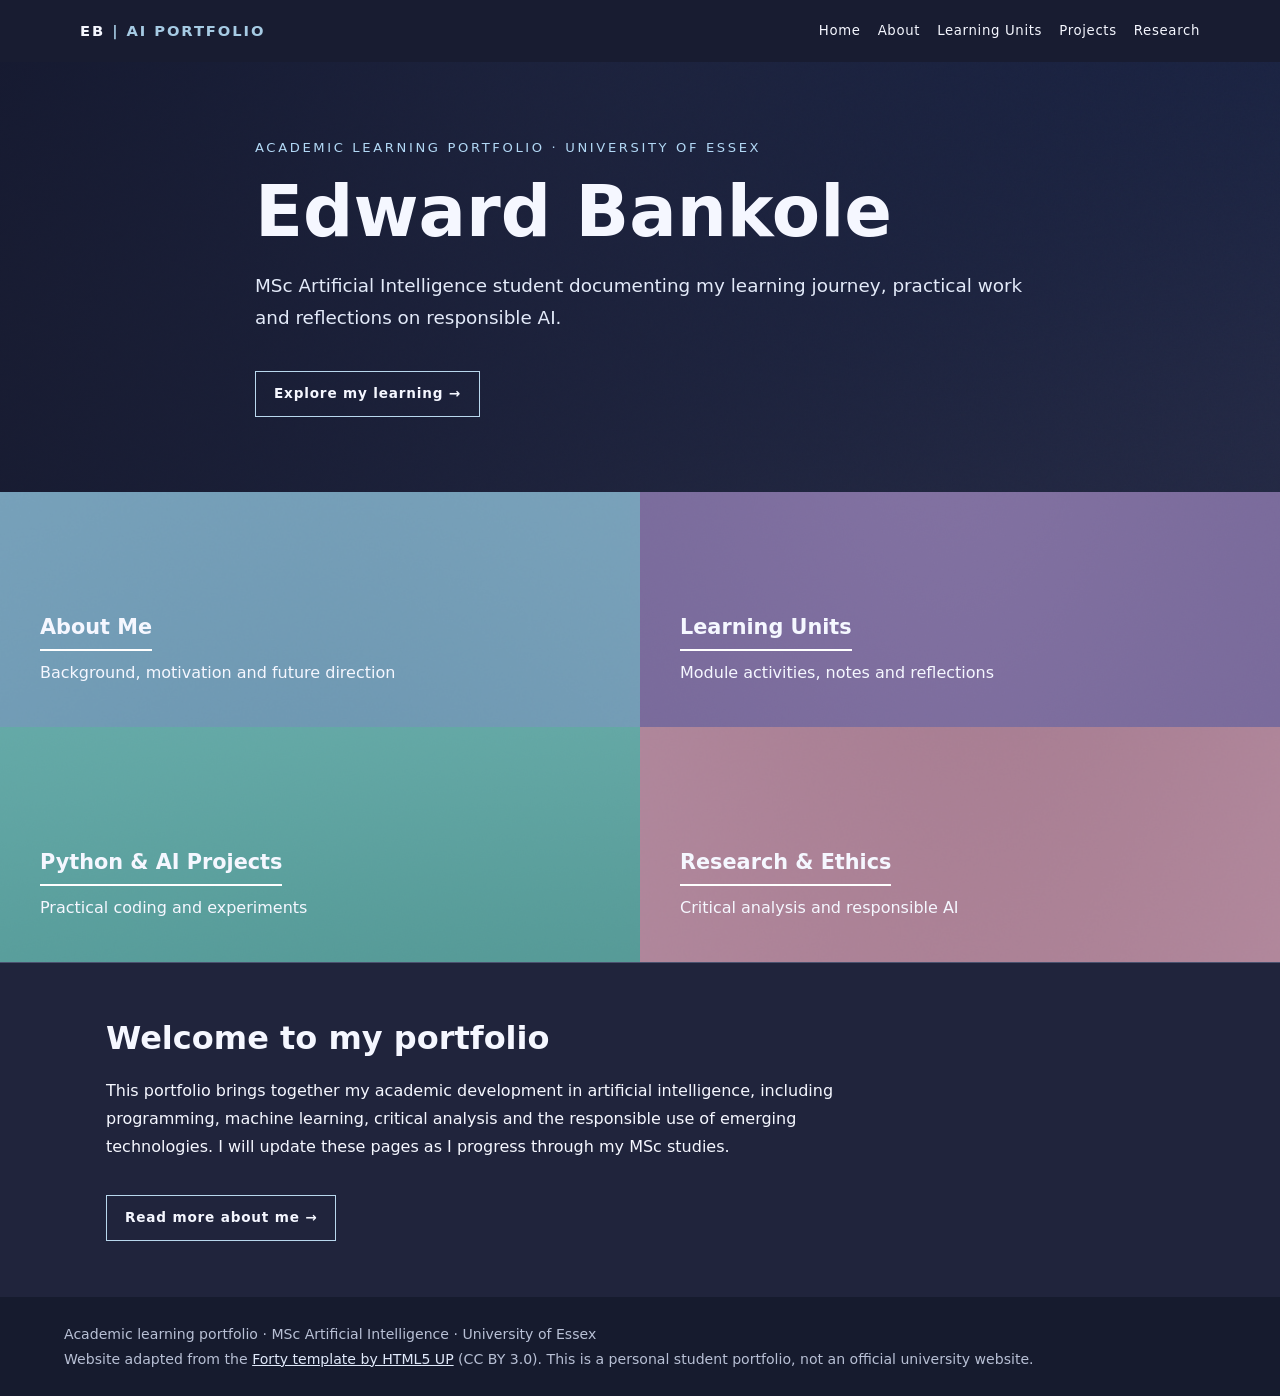
<file: index.html>
<!doctype html><html lang="en"><head><meta charset="utf-8"><meta name="viewport" content="width=device-width,initial-scale=1"><meta name="description" content="Edward Bankole's MSc Artificial Intelligence learning portfolio at the University of Essex"><title>Home | Edward Bankole — MSc AI</title><link rel="stylesheet" href="assets/css/main.css"></head><body><header class="top"><a class="brand" href="index.html">EB <span>| AI PORTFOLIO</span></a><nav aria-label="Main navigation"><a href="index.html">Home</a><a href="about.html">About</a><a href="units.html">Learning Units</a><a href="projects.html">Projects</a><a href="research.html">Research</a></nav></header><section class="hero"><div class="inner"><div class="eyebrow">Academic learning portfolio · University of Essex</div><h1>Edward Bankole</h1><p class="lead">MSc Artificial Intelligence student documenting my learning journey, practical work and reflections on responsible AI.</p><a class="button" href="units.html">Explore my learning →</a></div></section><main><section class="tiles" aria-label="Portfolio sections"><a class="tile" href="about.html" style="background-image:url(images/pic01.jpg);--tint:#6a9cba"><h3>About Me</h3><p>Background, motivation and future direction</p></a><a class="tile" href="units.html" style="background-image:url(images/pic02.jpg);--tint:#8a75a9"><h3>Learning Units</h3><p>Module activities, notes and reflections</p></a><a class="tile" href="projects.html" style="background-image:url(images/pic03.jpg);--tint:#53a6a1"><h3>Python & AI Projects</h3><p>Practical coding and experiments</p></a><a class="tile" href="research.html" style="background-image:url(images/pic04.jpg);--tint:#ad7e95"><h3>Research & Ethics</h3><p>Critical analysis and responsible AI</p></a></section><section class="section"><div class="inner"><h2>Welcome to my portfolio</h2><p>This portfolio brings together my academic development in artificial intelligence, including programming, machine learning, critical analysis and the responsible use of emerging technologies. I will update these pages as I progress through my MSc studies.</p><a class="button" href="about.html">Read more about me →</a></div></section></main><footer>Academic learning portfolio · MSc Artificial Intelligence · University of Essex<br>Website adapted from the <a href="https://html5up.net/forty">Forty template by HTML5 UP</a> (CC BY 3.0). This is a personal student portfolio, not an official university website.</footer></body></html>
</file>
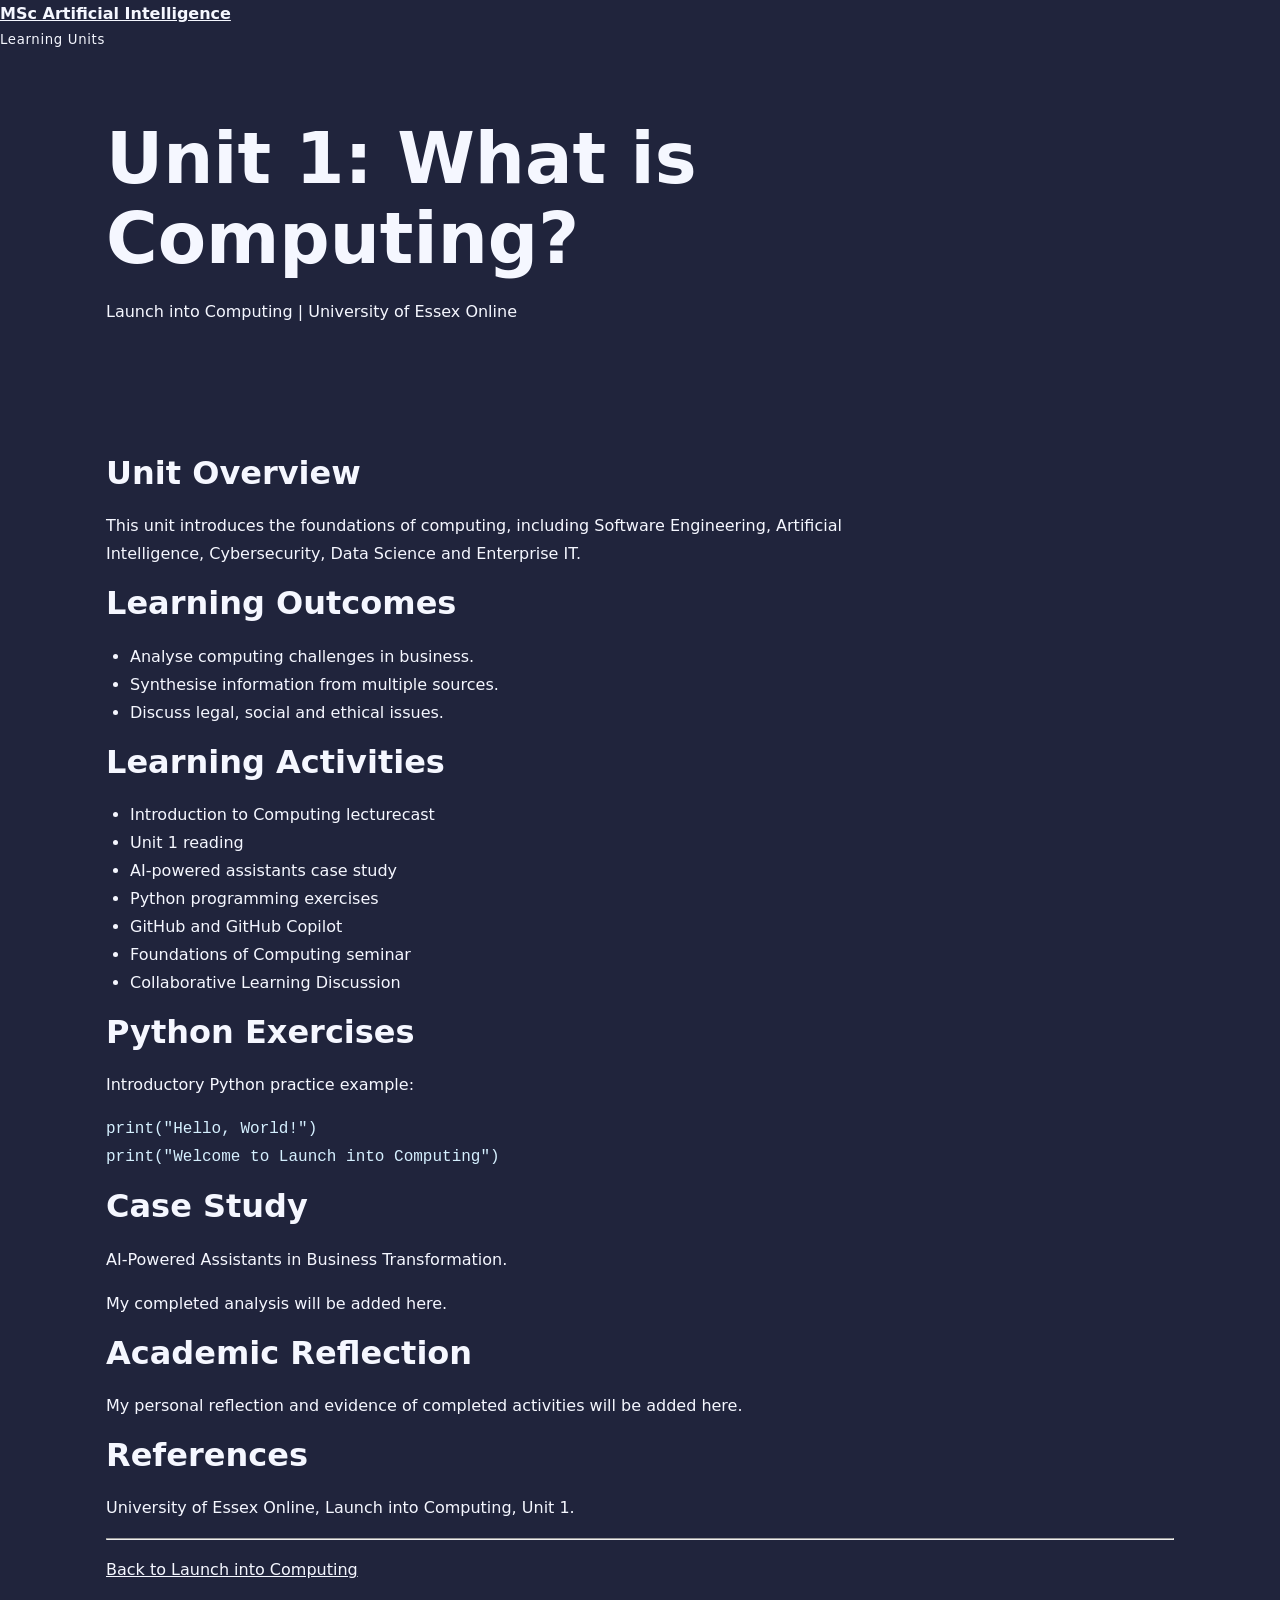
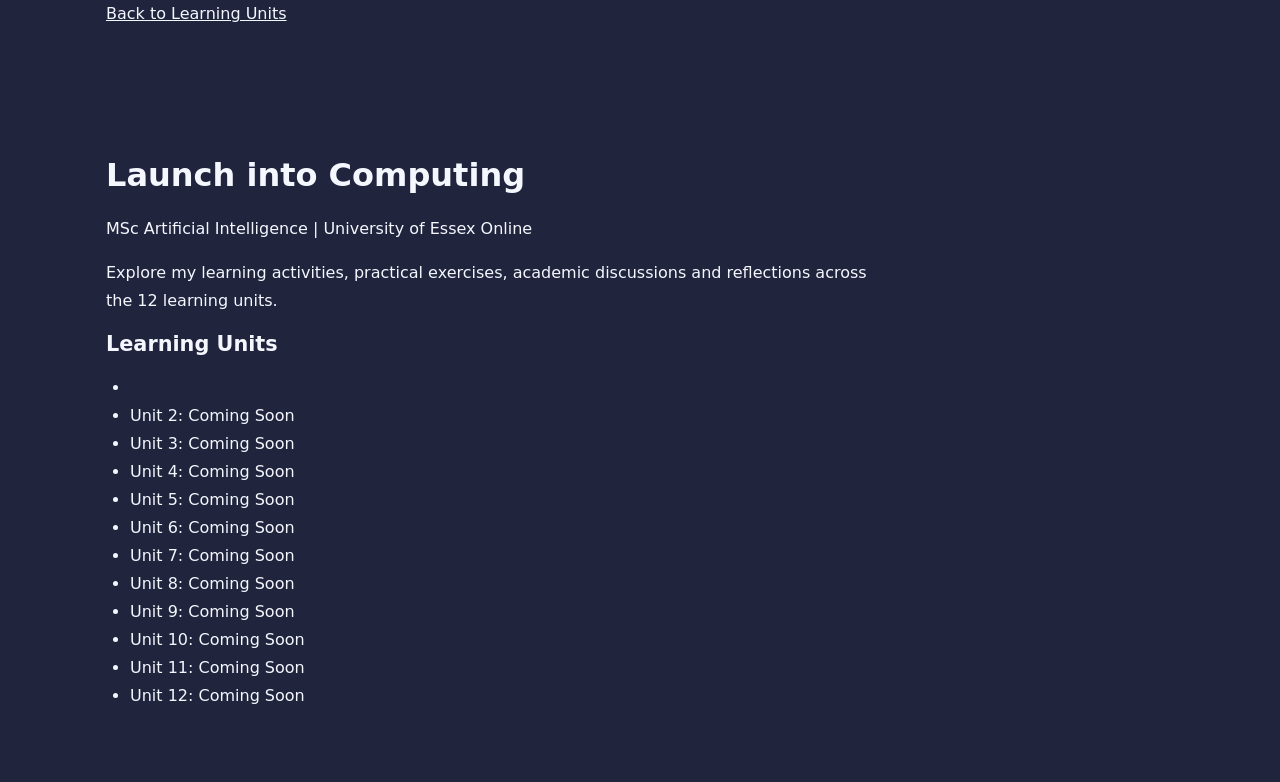
<file: launch-into-computing/unit-1/index.html>
<!DOCTYPE html>
<html lang="en">
<head>
  <meta charset="UTF-8">
  <meta name="viewport"
        content="width=device-width, initial-scale=1">

  <title>Unit 1 | What is Computing?</title>

  <link rel="stylesheet"
        href="../../assets/css/main.css">
</head>

<body>

  <div id="wrapper">

    <header id="header">
      <a href="../../index.html" class="logo">
        <strong>MSc Artificial Intelligence</strong>
      </a>

      <nav>
        <a href="../../units.html">Learning Units</a>
      </nav>
    </header>

    <section id="banner" class="major">
      <div class="inner">
        <h1>Unit 1: What is Computing?</h1>
        <p>
          Launch into Computing |
          University of Essex Online
        </p>
      </div>
    </section>

    <div id="main">
      <section>
        <div class="inner">

          <h2>Unit Overview</h2>
          <p>
            This unit introduces the foundations of
            computing, including Software Engineering,
            Artificial Intelligence, Cybersecurity,
            Data Science and Enterprise IT.
          </p>

          <h2>Learning Outcomes</h2>
          <ul>
            <li>Analyse computing challenges in business.</li>
            <li>Synthesise information from multiple sources.</li>
            <li>Discuss legal, social and ethical issues.</li>
          </ul>

          <h2>Learning Activities</h2>
          <ul>
            <li>Introduction to Computing lecturecast</li>
            <li>Unit 1 reading</li>
            <li>AI-powered assistants case study</li>
            <li>Python programming exercises</li>
            <li>GitHub and GitHub Copilot</li>
            <li>Foundations of Computing seminar</li>
            <li>Collaborative Learning Discussion</li>
          </ul>

          <h2>Python Exercises</h2>
          <p>Introductory Python practice example:</p>

          <pre><code>print("Hello, World!")
print("Welcome to Launch into Computing")</code></pre>

          <h2>Case Study</h2>
          <p>
            AI-Powered Assistants in Business
            Transformation.
          </p>
          <p>
            My completed analysis will be added here.
          </p>

          <h2>Academic Reflection</h2>
          <p>
            My personal reflection and evidence of
            completed activities will be added here.
          </p>

          <h2>References</h2>
          <p>
            University of Essex Online,
            Launch into Computing, Unit 1.
          </p>

          <hr>

          <p>
            <a href="../index.md">
              Back to Launch into Computing
            </a>
          </p>

          <p>
            <a href="../../units.html">
              Back to Learning Units
            </a>
          </p>

        </div>
      </section>
    </div>

  </div>

<!-- Launch into Computing: Learning Units -->
<section id="launch-into-computing">
  <div class="inner">

    <h2>Launch into Computing</h2>

    <p>
      MSc Artificial Intelligence |
      University of Essex Online
    </p>

    <p>
      Explore my learning activities, practical exercises,
      academic discussions and reflections across
      the 12 learning units.
    </p>

    <h3>Learning Units</h3>

    <ul>
      <li>

      <li>Unit 2: Coming Soon</li>
      <li>Unit 3: Coming Soon</li>
      <li>Unit 4: Coming Soon</li>
      <li>Unit 5: Coming Soon</li>
      <li>Unit 6: Coming Soon</li>
      <li>Unit 7: Coming Soon</li>
      <li>Unit 8: Coming Soon</li>
      <li>Unit 9: Coming Soon</li>
      <li>Unit 10: Coming Soon</li>
      <li>Unit 11: Coming Soon</li>
      <li>Unit 12: Coming Soon</li>
    </ul>

  </div>
</section>
<!-- End Launch into Computing -->       

</body>
</html>
</file>
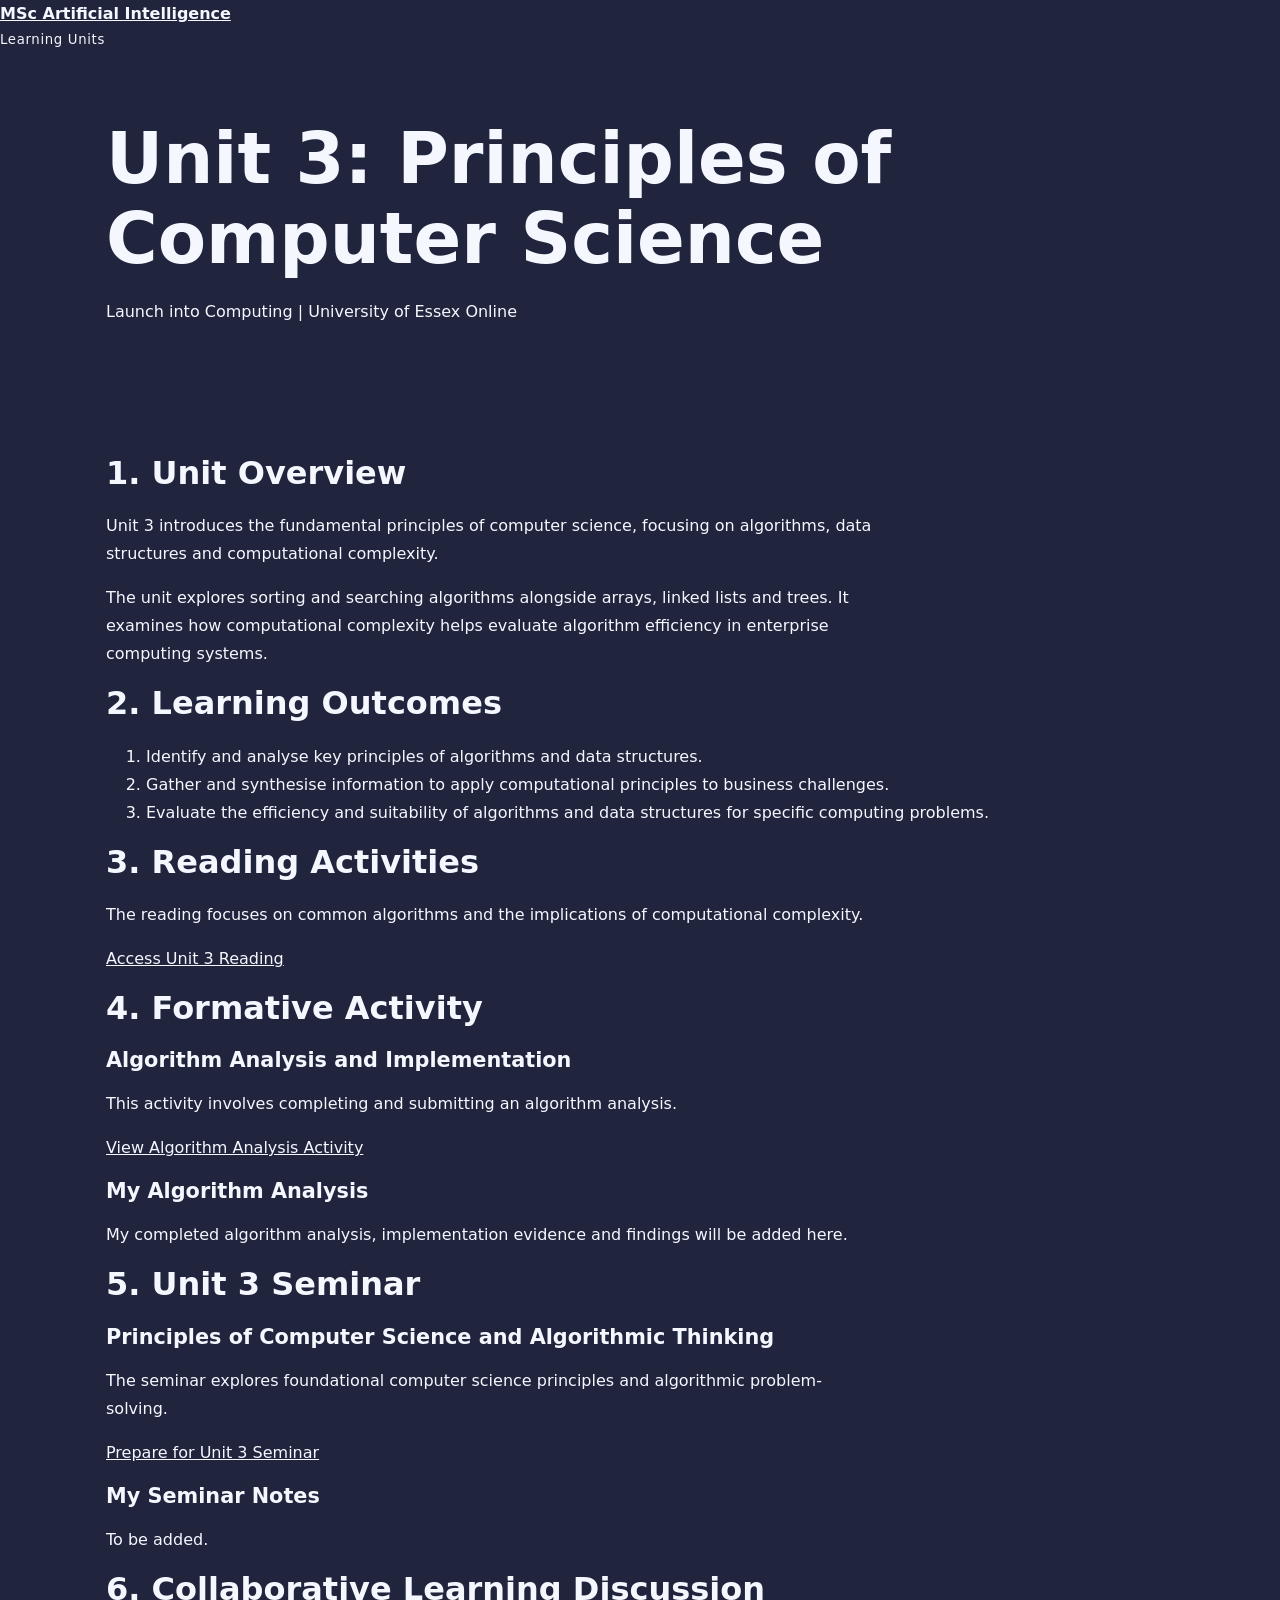
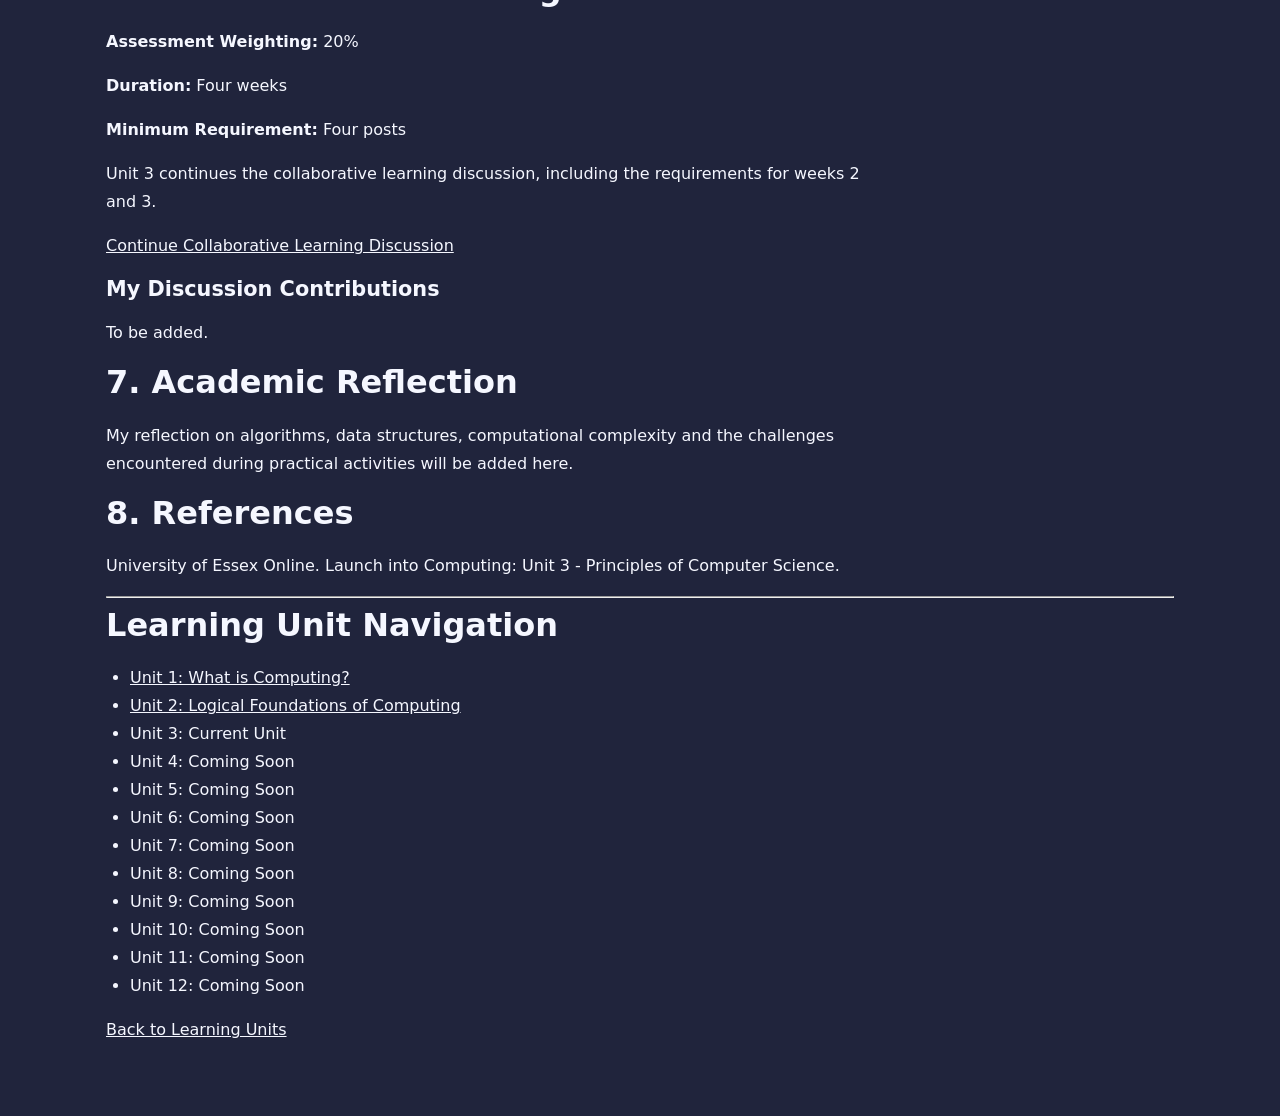
<file: launch-into-computing/unit-3/index.html>
<!DOCTYPE html>
<html lang="en">
<head>
  <meta charset="UTF-8">
  <meta name="viewport"
        content="width=device-width, initial-scale=1">

  <title>Unit 3: Principles of Computer Science</title>

  <link rel="stylesheet"
        href="../../assets/css/main.css">
</head>

<body>
<div id="wrapper">

  <header id="header">
    <a href="../../index.html" class="logo">
      <strong>MSc Artificial Intelligence</strong>
    </a>
    <nav>
      <a href="../../units.html">Learning Units</a>
    </nav>
  </header>

  <section id="banner" class="major">
    <div class="inner">
      <h1>Unit 3: Principles of Computer Science</h1>
      <p>Launch into Computing | University of Essex Online</p>
    </div>
  </section>

  <div id="main">
    <section>
      <div class="inner">

        <h2>1. Unit Overview</h2>
        <p>
          Unit 3 introduces the fundamental principles
          of computer science, focusing on algorithms,
          data structures and computational complexity.
        </p>

        <p>
          The unit explores sorting and searching
          algorithms alongside arrays, linked lists
          and trees. It examines how computational
          complexity helps evaluate algorithm
          efficiency in enterprise computing systems.
        </p>

        <h2>2. Learning Outcomes</h2>
        <ol>
          <li>
            Identify and analyse key principles of
            algorithms and data structures.
          </li>
          <li>
            Gather and synthesise information to apply
            computational principles to business challenges.
          </li>
          <li>
            Evaluate the efficiency and suitability of
            algorithms and data structures for specific
            computing problems.
          </li>
        </ol>

        <h2>3. Reading Activities</h2>
        <p>
          The reading focuses on common algorithms
          and the implications of computational complexity.
        </p>

        <p>
          <a href="https://www.my-course.co.uk/mod/page/view.php?id=1381378">
            Access Unit 3 Reading
          </a>
        </p>

        <h2>4. Formative Activity</h2>

        <h3>Algorithm Analysis and Implementation</h3>

        <p>
          This activity involves completing and
          submitting an algorithm analysis.
        </p>

        <p>
          <a href="https://www.my-course.co.uk/mod/page/view.php?id=1381382">
            View Algorithm Analysis Activity
          </a>
        </p>

        <h3>My Algorithm Analysis</h3>
        <p>
          My completed algorithm analysis,
          implementation evidence and findings
          will be added here.
        </p>

        <h2>5. Unit 3 Seminar</h2>

        <h3>
          Principles of Computer Science and
          Algorithmic Thinking
        </h3>

        <p>
          The seminar explores foundational
          computer science principles and
          algorithmic problem-solving.
        </p>

        <p>
          <a href="https://www.my-course.co.uk/mod/url/view.php?id=1381384">
            Prepare for Unit 3 Seminar
          </a>
        </p>

        <h3>My Seminar Notes</h3>
        <p>To be added.</p>

        <h2>6. Collaborative Learning Discussion</h2>

        <p><strong>Assessment Weighting:</strong> 20%</p>
        <p><strong>Duration:</strong> Four weeks</p>
        <p><strong>Minimum Requirement:</strong> Four posts</p>

        <p>
          Unit 3 continues the collaborative learning
          discussion, including the requirements
          for weeks 2 and 3.
        </p>

        <p>
          <a href="https://www.my-course.co.uk/mod/url/view.php?id=1381386">
            Continue Collaborative Learning Discussion
          </a>
        </p>

        <h3>My Discussion Contributions</h3>
        <p>To be added.</p>

        <h2>7. Academic Reflection</h2>
        <p>
          My reflection on algorithms, data structures,
          computational complexity and the challenges
          encountered during practical activities
          will be added here.
        </p>

        <h2>8. References</h2>
        <p>
          University of Essex Online.
          Launch into Computing:
          Unit 3 - Principles of Computer Science.
        </p>

        <hr>

        <h2>Learning Unit Navigation</h2>

        <ul>
          <li>
            <a href="../unit-1/index.html">
              Unit 1: What is Computing?
            </a>
          </li>
          <li>
            <a href="../unit-2/index.html">
              Unit 2: Logical Foundations of Computing
            </a>
          </li>
          <li>Unit 3: Current Unit</li>
          <li>Unit 4: Coming Soon</li>
          <li>Unit 5: Coming Soon</li>
          <li>Unit 6: Coming Soon</li>
          <li>Unit 7: Coming Soon</li>
          <li>Unit 8: Coming Soon</li>
          <li>Unit 9: Coming Soon</li>
          <li>Unit 10: Coming Soon</li>
          <li>Unit 11: Coming Soon</li>
          <li>Unit 12: Coming Soon</li>
        </ul>

        <p>
          <a href="../../units.html">
            Back to Learning Units
          </a>
        </p>

      </div>
    </section>
  </div>

</div>
</body>
</html>
</file>
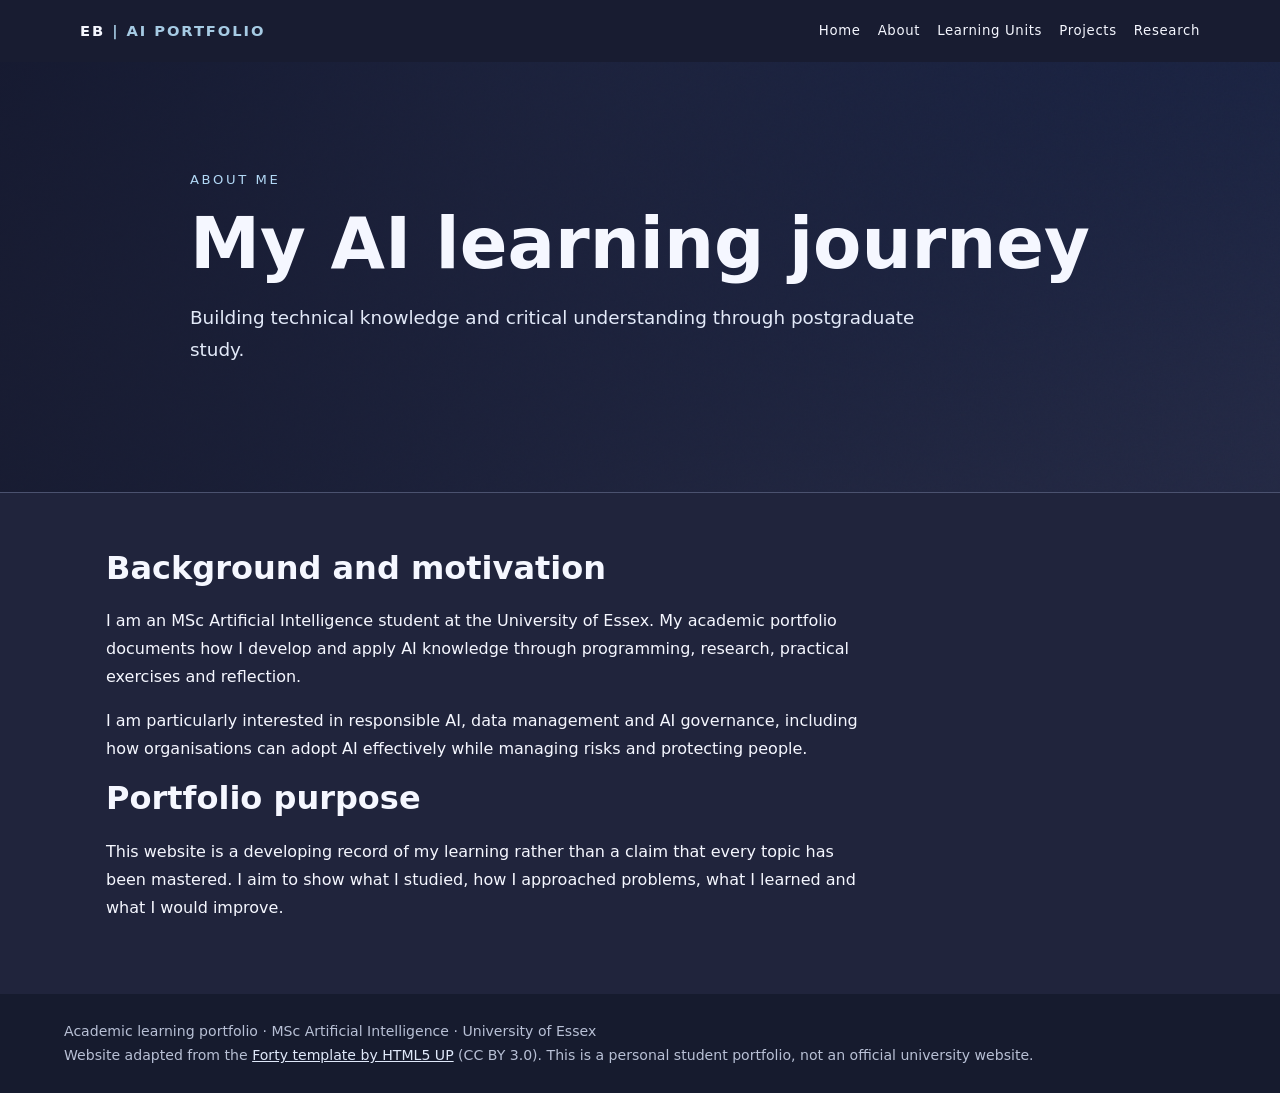
<file: about.html>
<!doctype html><html lang="en"><head><meta charset="utf-8"><meta name="viewport" content="width=device-width,initial-scale=1"><meta name="description" content="Edward Bankole's MSc Artificial Intelligence learning portfolio at the University of Essex"><title>About | Edward Bankole — MSc AI</title><link rel="stylesheet" href="assets/css/main.css"></head><body><header class="top"><a class="brand" href="index.html">EB <span>| AI PORTFOLIO</span></a><nav aria-label="Main navigation"><a href="index.html">Home</a><a href="about.html">About</a><a href="units.html">Learning Units</a><a href="projects.html">Projects</a><a href="research.html">Research</a></nav></header><main><section class="hero"><div class="inner"><div class="eyebrow">About me</div><h1>My AI learning journey</h1><p class="lead">Building technical knowledge and critical understanding through postgraduate study.</p></div></section><section class="section"><div class="inner"><h2>Background and motivation</h2><p>I am an MSc Artificial Intelligence student at the University of Essex. My academic portfolio documents how I develop and apply AI knowledge through programming, research, practical exercises and reflection.</p><p>I am particularly interested in responsible AI, data management and AI governance, including how organisations can adopt AI effectively while managing risks and protecting people.</p><h2>Portfolio purpose</h2><p>This website is a developing record of my learning rather than a claim that every topic has been mastered. I aim to show what I studied, how I approached problems, what I learned and what I would improve.</p></div></section></main><footer>Academic learning portfolio · MSc Artificial Intelligence · University of Essex<br>Website adapted from the <a href="https://html5up.net/forty">Forty template by HTML5 UP</a> (CC BY 3.0). This is a personal student portfolio, not an official university website.</footer></body></html>
</file>
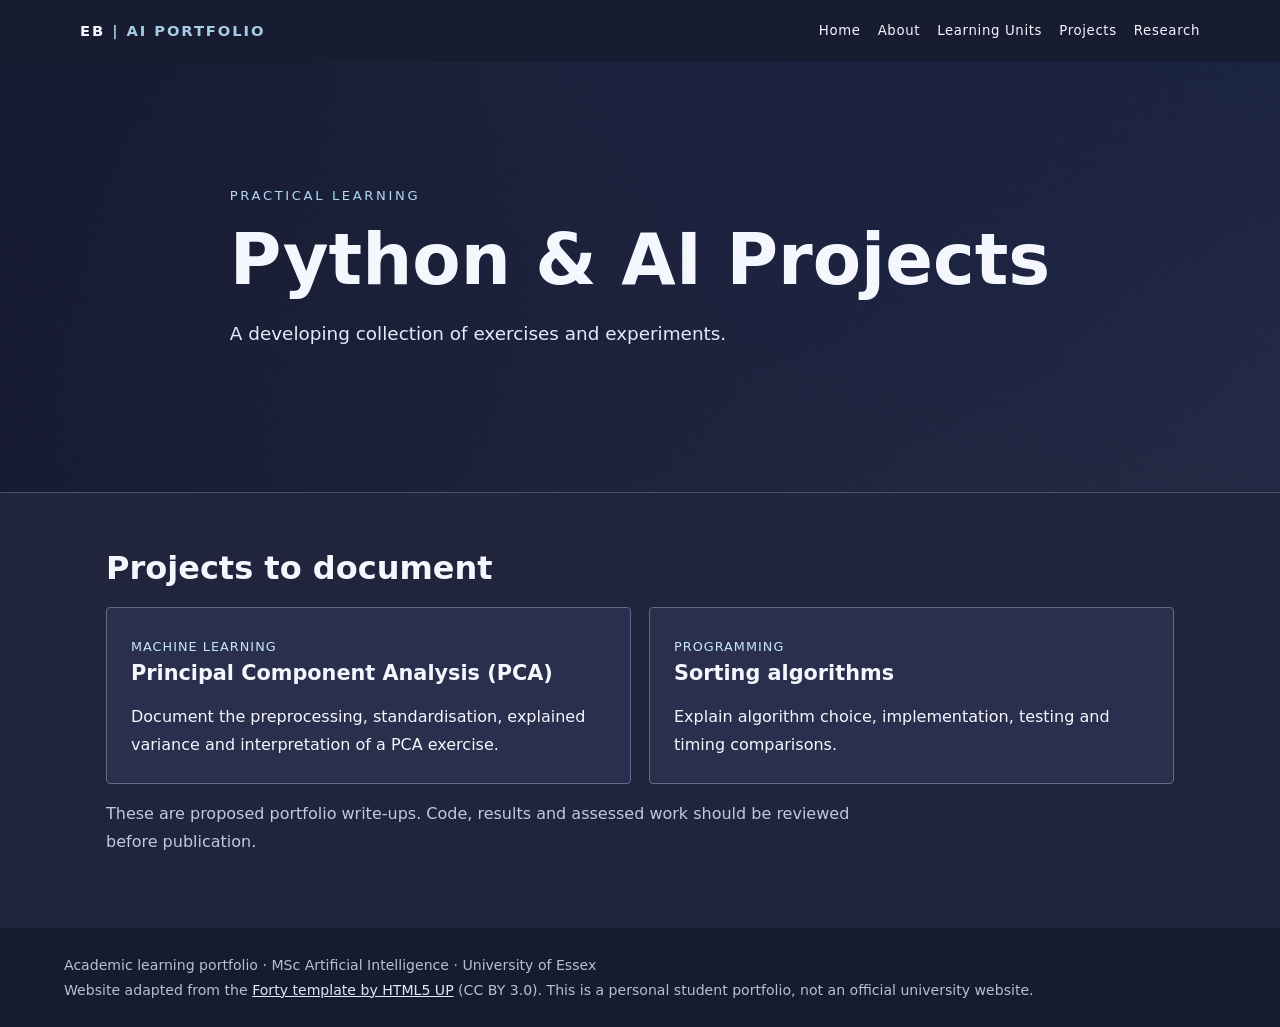
<file: projects.html>
<!doctype html><html lang="en"><head><meta charset="utf-8"><meta name="viewport" content="width=device-width,initial-scale=1"><meta name="description" content="Edward Bankole's MSc Artificial Intelligence learning portfolio at the University of Essex"><title>Projects | Edward Bankole — MSc AI</title><link rel="stylesheet" href="assets/css/main.css"></head><body><header class="top"><a class="brand" href="index.html">EB <span>| AI PORTFOLIO</span></a><nav aria-label="Main navigation"><a href="index.html">Home</a><a href="about.html">About</a><a href="units.html">Learning Units</a><a href="projects.html">Projects</a><a href="research.html">Research</a></nav></header><main><section class="hero"><div class="inner"><div class="eyebrow">Practical learning</div><h1>Python & AI Projects</h1><p class="lead">A developing collection of exercises and experiments.</p></div></section><section class="section"><div class="inner"><h2>Projects to document</h2><div class="cards"><article class="card"><span class="tag">Machine learning</span><h3>Principal Component Analysis (PCA)</h3><p>Document the preprocessing, standardisation, explained variance and interpretation of a PCA exercise.</p></article><article class="card"><span class="tag">Programming</span><h3>Sorting algorithms</h3><p>Explain algorithm choice, implementation, testing and timing comparisons.</p></article></div><p class="muted">These are proposed portfolio write-ups. Code, results and assessed work should be reviewed before publication.</p></div></section></main><footer>Academic learning portfolio · MSc Artificial Intelligence · University of Essex<br>Website adapted from the <a href="https://html5up.net/forty">Forty template by HTML5 UP</a> (CC BY 3.0). This is a personal student portfolio, not an official university website.</footer></body></html>
</file>
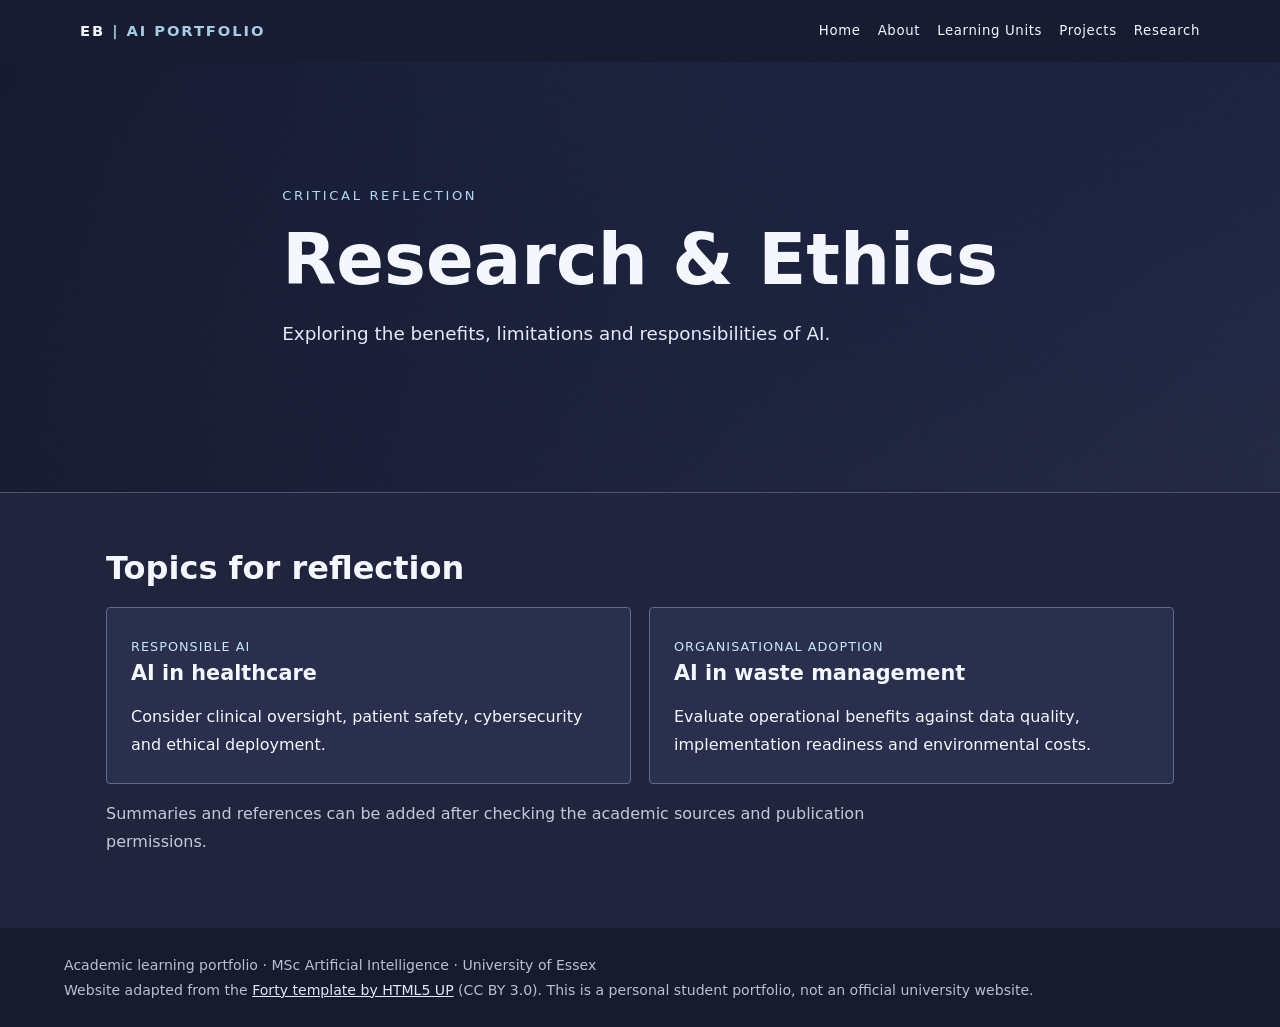
<file: research.html>
<!doctype html><html lang="en"><head><meta charset="utf-8"><meta name="viewport" content="width=device-width,initial-scale=1"><meta name="description" content="Edward Bankole's MSc Artificial Intelligence learning portfolio at the University of Essex"><title>Research &amp; Ethics | Edward Bankole — MSc AI</title><link rel="stylesheet" href="assets/css/main.css"></head><body><header class="top"><a class="brand" href="index.html">EB <span>| AI PORTFOLIO</span></a><nav aria-label="Main navigation"><a href="index.html">Home</a><a href="about.html">About</a><a href="units.html">Learning Units</a><a href="projects.html">Projects</a><a href="research.html">Research</a></nav></header><main><section class="hero"><div class="inner"><div class="eyebrow">Critical reflection</div><h1>Research & Ethics</h1><p class="lead">Exploring the benefits, limitations and responsibilities of AI.</p></div></section><section class="section"><div class="inner"><h2>Topics for reflection</h2><div class="cards"><article class="card"><span class="tag">Responsible AI</span><h3>AI in healthcare</h3><p>Consider clinical oversight, patient safety, cybersecurity and ethical deployment.</p></article><article class="card"><span class="tag">Organisational adoption</span><h3>AI in waste management</h3><p>Evaluate operational benefits against data quality, implementation readiness and environmental costs.</p></article></div><p class="muted">Summaries and references can be added after checking the academic sources and publication permissions.</p></div></section></main><footer>Academic learning portfolio · MSc Artificial Intelligence · University of Essex<br>Website adapted from the <a href="https://html5up.net/forty">Forty template by HTML5 UP</a> (CC BY 3.0). This is a personal student portfolio, not an official university website.</footer></body></html>
</file>
<file: assets/css/main.css>
*{box-sizing:border-box}html{scroll-behavior:smooth}body{margin:0;background:#20243c;color:#f5f7ff;font:16px/1.75 system-ui,-apple-system,Segoe UI,Arial,sans-serif}a{color:inherit}a:hover{color:#c8e7ff}.top{display:flex;align-items:center;justify-content:space-between;gap:20px;padding:18px max(5%,calc((100vw - 1120px)/2));background:#181c31;position:sticky;top:0;z-index:2}.brand{text-decoration:none;font-size:.92rem;letter-spacing:.13em;font-weight:800}.brand span{color:#a6cbe4}nav{display:flex;flex-wrap:wrap;gap:17px}nav a{text-decoration:none;font-size:.83rem;letter-spacing:.05em}.hero{min-height:430px;display:flex;align-items:center;background:linear-gradient(90deg,rgba(23,27,48,.89),rgba(32,39,66,.74)),url('../../images/banner.jpg') center/cover}.inner{max-width:1120px;margin:auto;padding:56px 26px}.eyebrow{color:#b2d8f5;letter-spacing:.2em;font-size:.82rem;text-transform:uppercase}h1{font-size:clamp(2.5rem,6vw,4.4rem);line-height:1.14;margin:12px 0 18px}h2{font-size:2rem;line-height:1.2;margin:0 0 20px}h3{font-size:1.3rem;line-height:1.3;margin:0 0 8px}p{max-width:770px}.lead{font-size:1.15rem;color:#e3eaf9}.button{display:inline-block;border:1px solid #b9d8ee;padding:10px 18px;margin-top:18px;text-decoration:none;font-size:.85rem;font-weight:700;letter-spacing:.06em}.button:hover{background:#b9d8ee;color:#182139}.tiles{display:grid;grid-template-columns:repeat(2,minmax(0,1fr))}.tile{min-height:235px;padding:40px;display:flex;flex-direction:column;justify-content:end;background-size:cover;background-position:center;position:relative;text-decoration:none}.tile:before{content:'';position:absolute;inset:0;background:var(--tint);opacity:.84;transition:opacity .2s}.tile:hover:before{opacity:.66}.tile>*{z-index:1;position:relative}.tile p{margin:0}.tile h3{border-bottom:2px solid white;display:inline-block;padding-bottom:8px;width:max-content;max-width:100%}.section{border-top:1px solid #4b526f}.muted{color:#c2c9dd}.cards{display:grid;grid-template-columns:repeat(2,minmax(0,1fr));gap:18px}.card{padding:24px;border:1px solid #626b8a;background:#292f4c;border-radius:4px}.card p{margin-bottom:0}.tag{display:inline-block;color:#c7e7ff;font-size:.8rem;letter-spacing:.08em;text-transform:uppercase}footer{padding:25px 5%;background:#161b2e;color:#b8c0d5;font-size:.88rem}footer a{color:#e0e9fa}.back{color:#b9d8ee}code{color:#d5f0ff}ul{padding-left:24px}@media(max-width:650px){.top{position:static;display:block;padding:16px 22px}nav{margin-top:8px;gap:12px}.tiles,.cards{grid-template-columns:1fr}.tile{min-height:200px;padding:28px}.inner{padding:40px 22px}}
</file>
